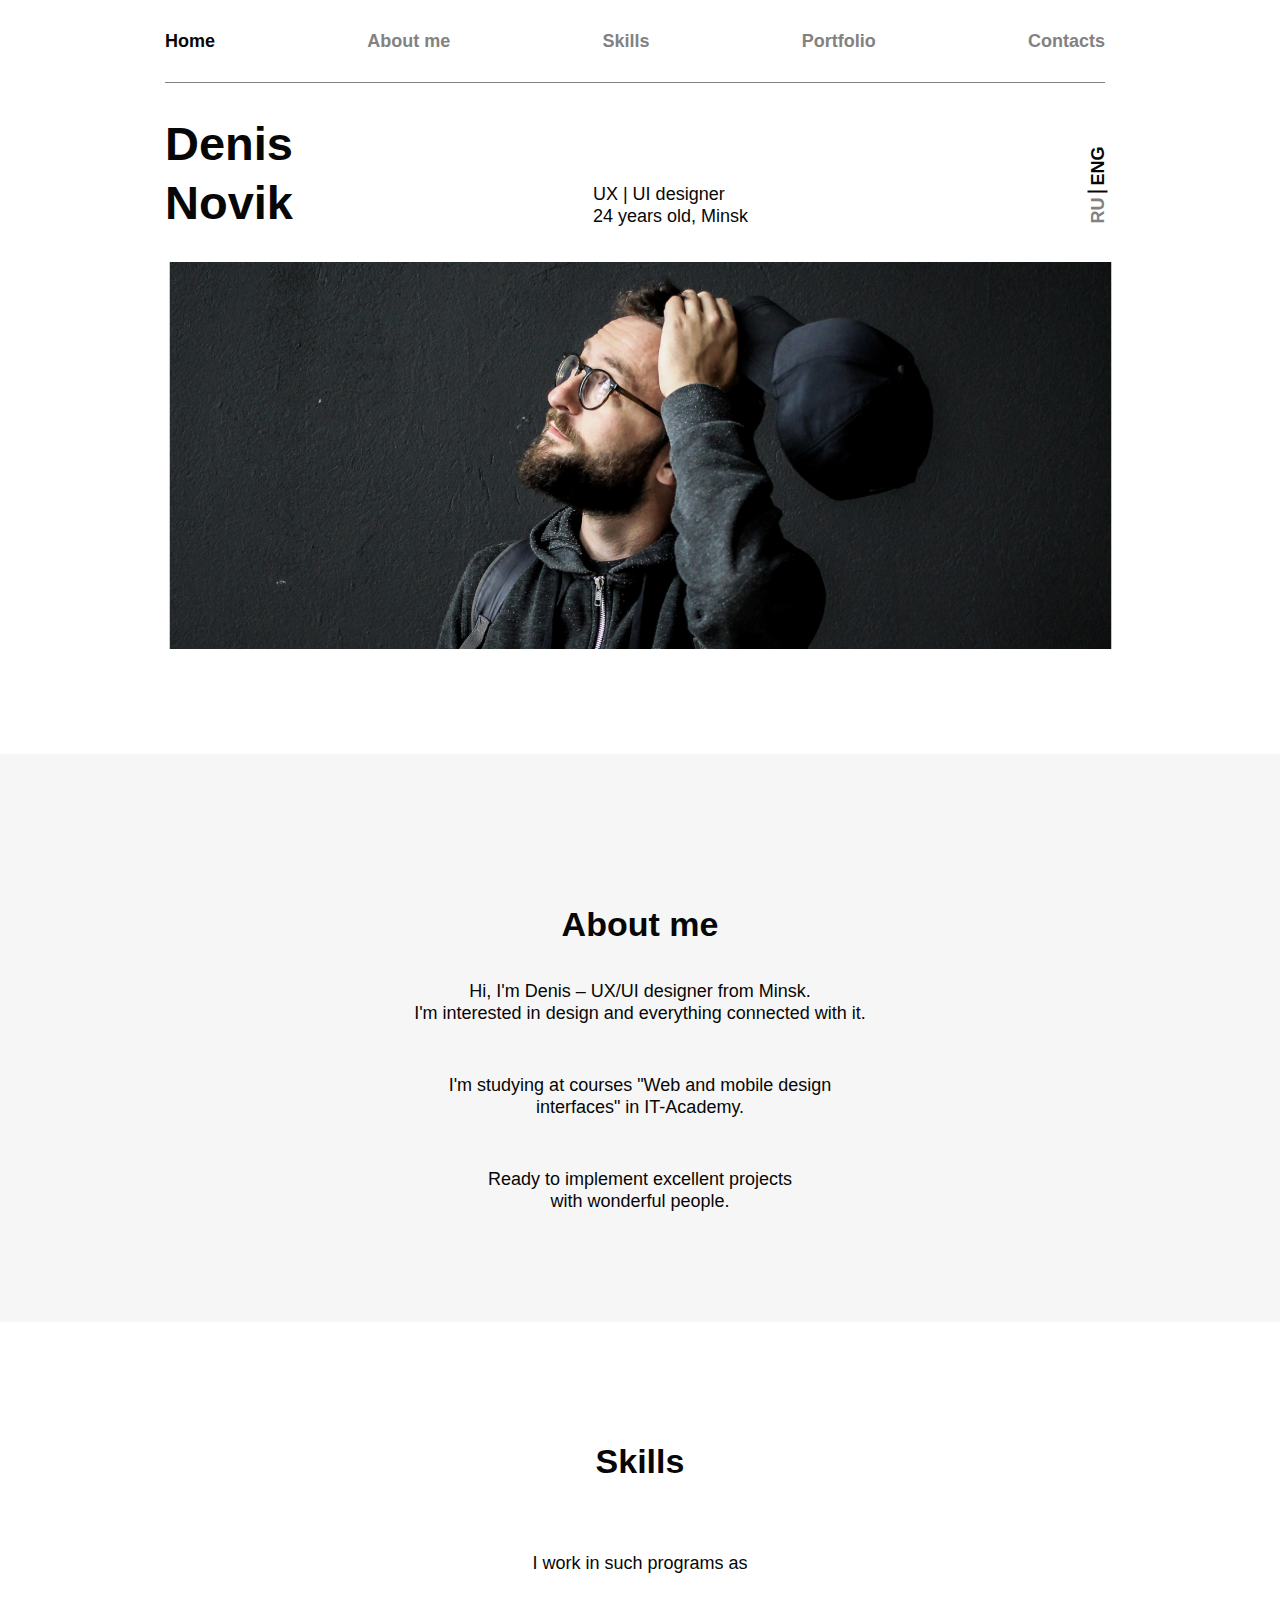
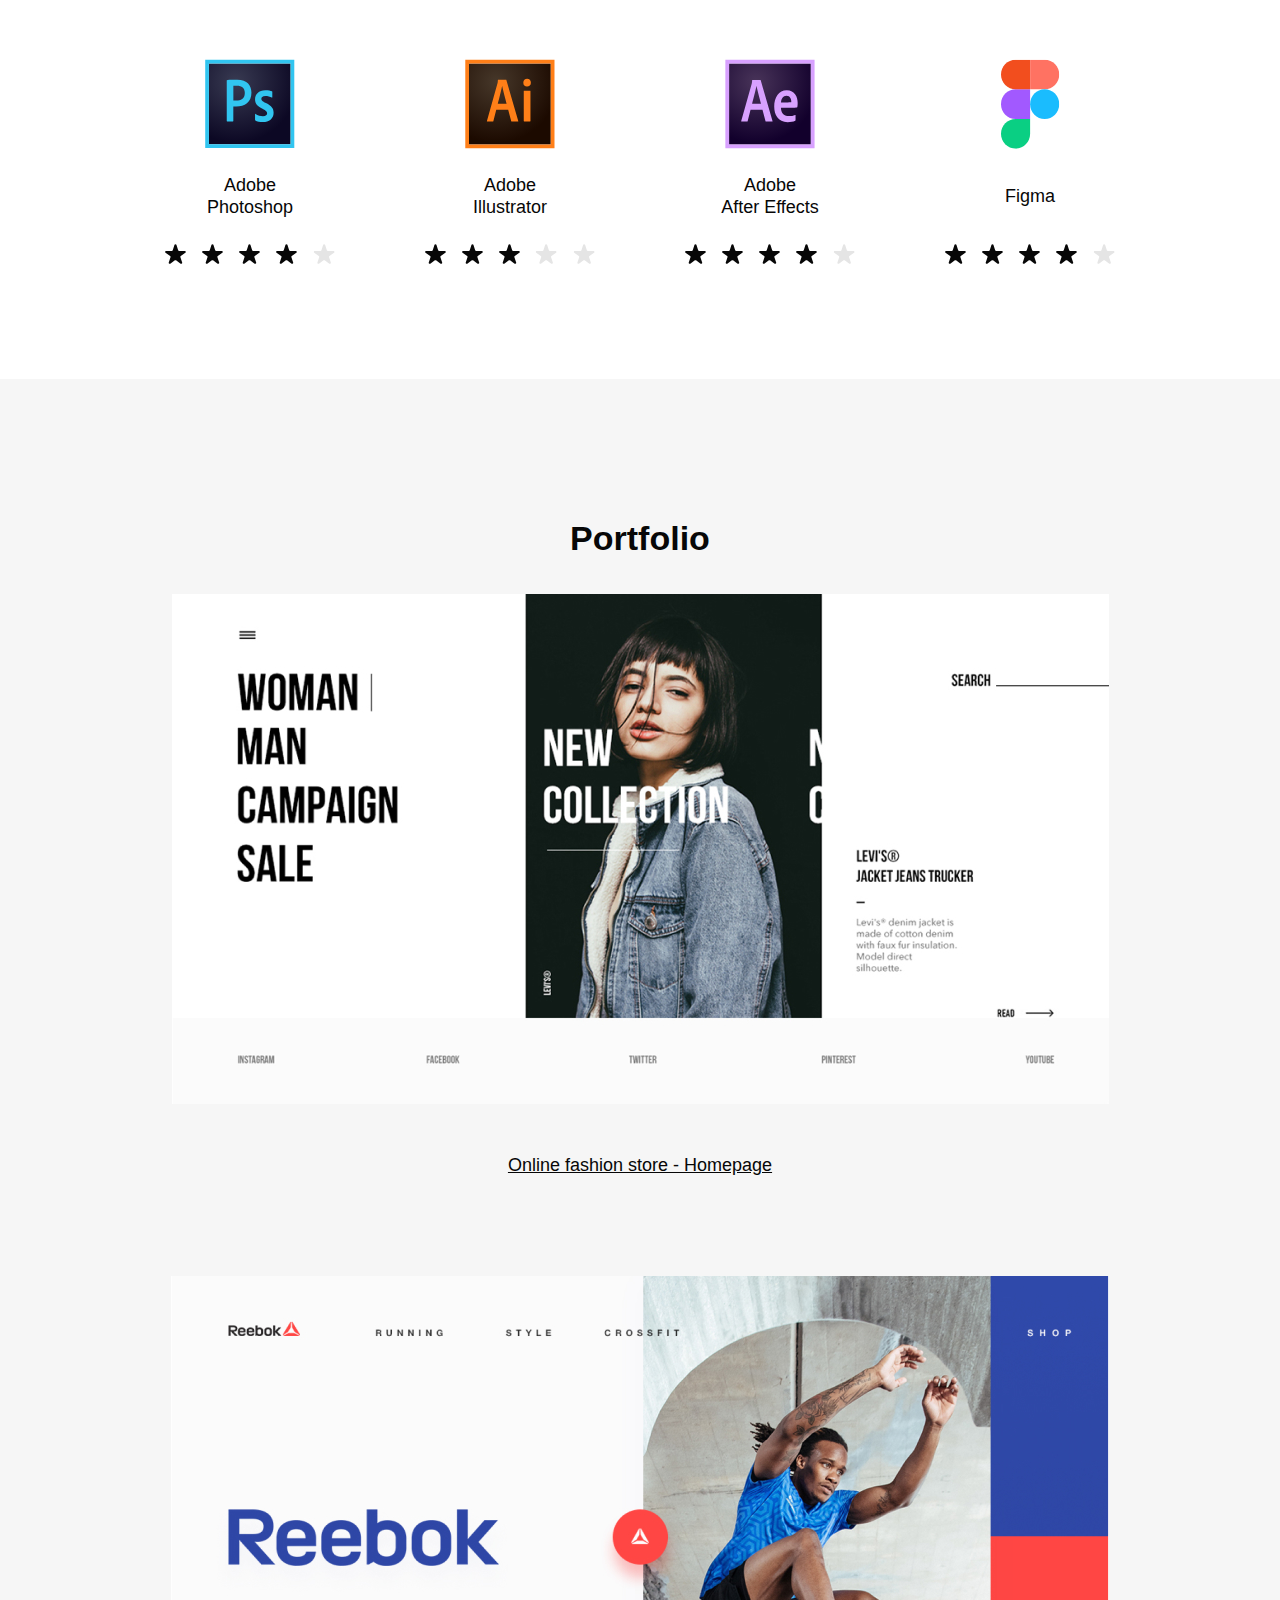
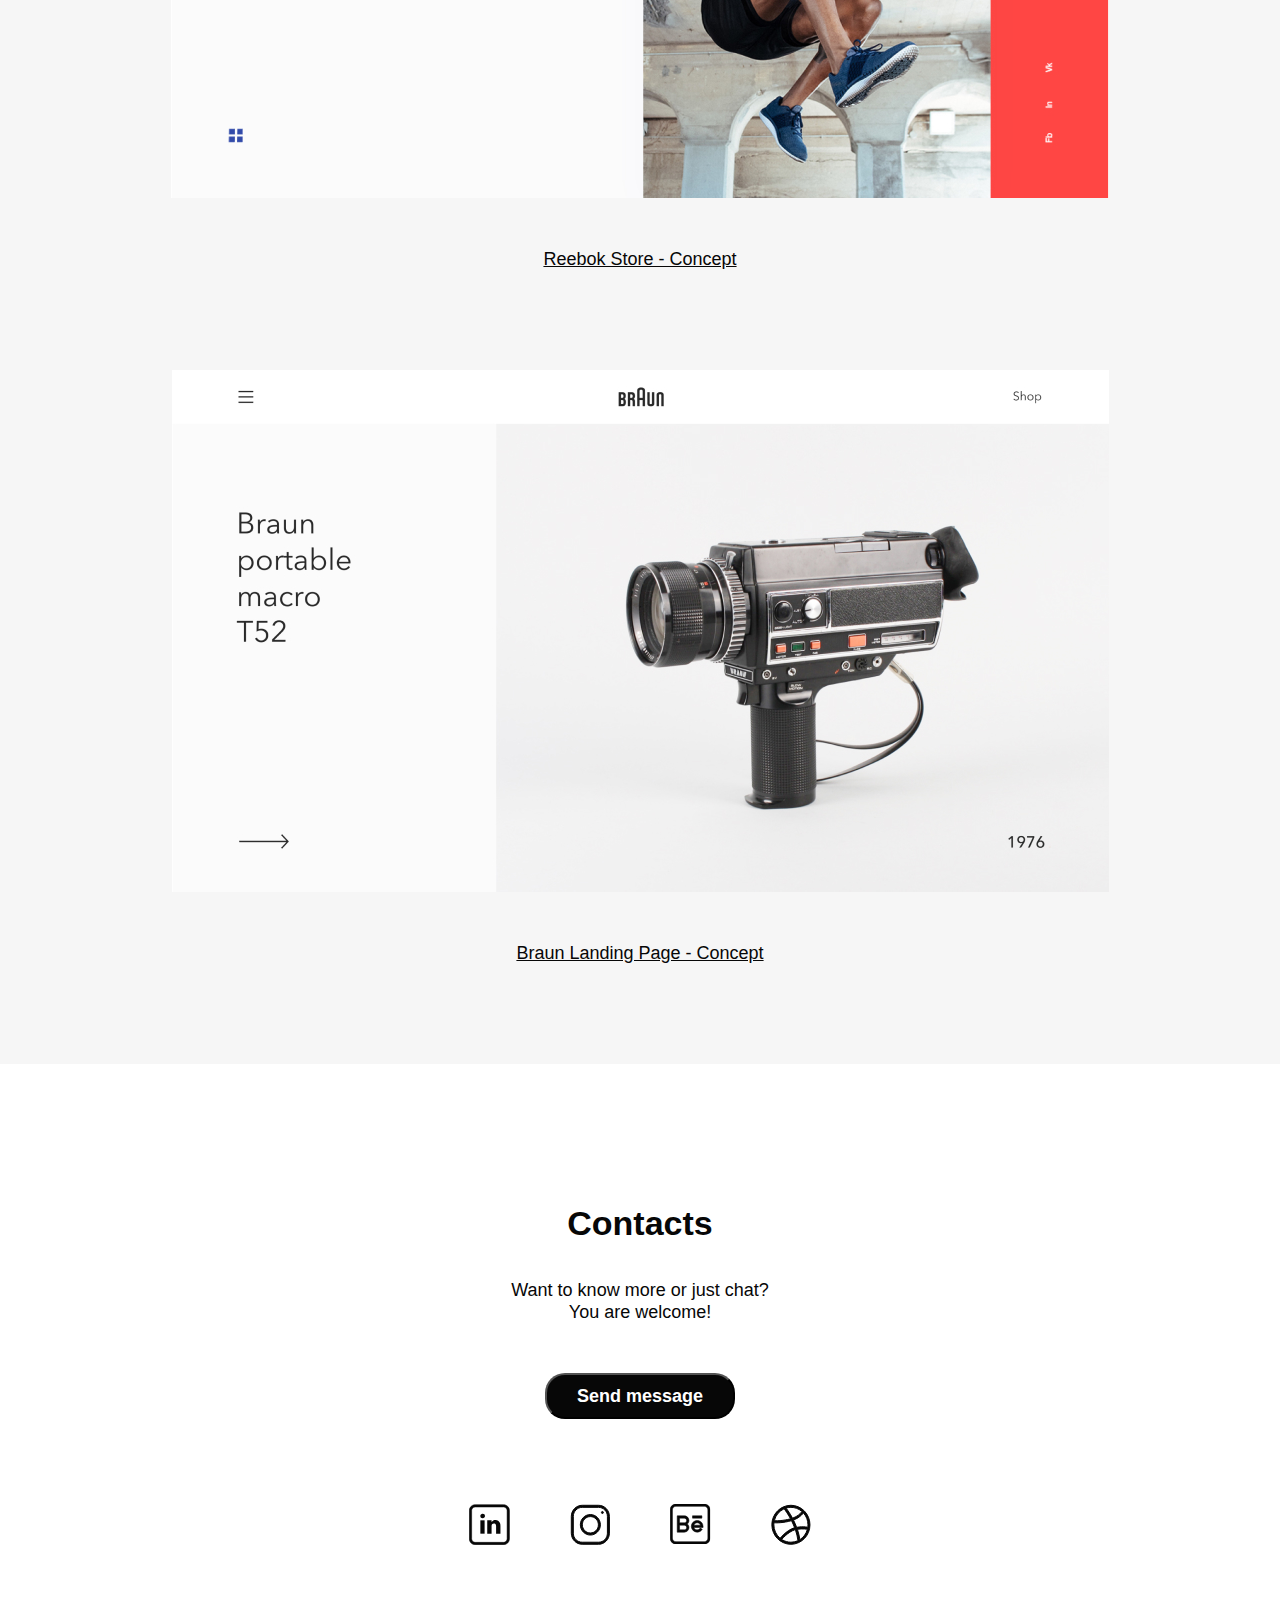
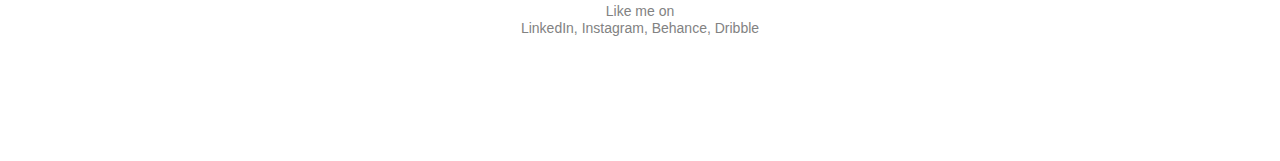
<file: index.html>
<!DOCTYPE html>
<html lang="en">
  <head>
    <meta charset="UTF-8" />
    <meta http-equiv="X-UA-Compatible" content="IE=edge" />
    <meta name="viewport" content="width=device-width, initial-scale=1.0" />
    <title>Portfolio</title>
    <link rel="stylesheet" href="./css/style.css" />
  </head>
  <body>
    <header>
      <div class="mobile_menu_btn_open" id="open-menu">
        <div class="black_row"></div>
        <div class="black_row"></div>
        <div class="black_row"></div>
      </div>
      <div class="mobile_menu_container" id="mobile_menu_container">
        <div class="mobile_menu_btn_close" id="close-menu"></div>
        <nav>
          <ul class="nav_list">
            <li class="nav_item">
              <a href="#home" class="nav_link active">Home</a>
            </li>
            <li class="nav_item">
              <a href="#about" class="nav_link" onclick="allMenuBtns()"
                >About me</a
              >
            </li>
            <li class="nav_item">
              <a href="#skills" class="nav_link" onclick="allMenuBtns()"
                >Skills</a
              >
            </li>
            <li class="nav_item">
              <a href="#portfolio" class="nav_link" onclick="allMenuBtns()"
                >Portfolio</a
              >
            </li>
            <li class="nav_item">
              <a href="#contact" class="nav_link" onclick="allMenuBtns()"
                >Contacts</a
              >
            </li>
          </ul>
        </nav>
        <div class="select_lang">
          <a href="./index-ru.html" class="link_lang">RU</a>
          <a href="/index.html" class="link_lang active">ENG</a>
        </div>
      </div>
      <nav>
        <ul class="nav_list">
          <li class="nav_item">
            <a href="#home" class="nav_link active">Home</a>
          </li>
          <li class="nav_item">
            <a href="#about" class="nav_link">About me</a>
          </li>
          <li class="nav_item">
            <a href="#skills" class="nav_link">Skills</a>
          </li>
          <li class="nav_item">
            <a href="#portfolio" class="nav_link">Portfolio</a>
          </li>
          <li class="nav_item">
            <a href="#contact" class="nav_link">Contacts</a>
          </li>
        </ul>
      </nav>
      <div class="header_row">
        <h1 class="header_title">Denis <br />Novik</h1>
        <p class="profession_desc">UX | UI designer<br />24 years old, Minsk</p>
        <div class="select_lang">
          <a href="./index-ru.html" class="link_lang">RU</a>
          <a href="./index.html" class="link_lang active">ENG</a>
        </div>
      </div>
      <div class="img_banner"></div>
      <!-- <img src="./img/banner.png" alt="Photo Denis Novik" class="img_banner" /> -->
    </header>
    <main>
      <section class="about" id="about">
        <div class="desktop_container">
          <h2 class="section_title">About me</h2>
          <p class="section_text">
            Hi, I'm Denis – UX/UI designer from Minsk. <br />I'm interested in
            design and everything connected with it.
          </p>
          <p class="section_text">
            I'm studying at courses "Web and mobile design interfaces" in
            IT-Academy.
          </p>
          <p class="section_text">
            Ready to implement excellent projects <br />with wonderful people.
          </p>
        </div>
        <div class="mobile_container">
          <h2 class="section_title">About me</h2>
          <p class="section_text">
            Hi, I'm Denis – UX/UI designer from Minsk. I'm interested in design
            and everything connected with it.
          </p>
          <p class="section_text">
            I'm studying at courses <br />"Web and mobile design interfaces" in
            IT-Academy.
          </p>
          <p class="section_text">
            Ready to implement excellent projects with wonderful people.
          </p>
        </div>
      </section>
      <section class="skills" id="skills">
        <h2 class="section_title">Skills</h2>
        <p class="section_text">I work in such programs as</p>
        <div class="skills_container">
          <ul class="skills_list">
            <li class="skills_item">
              <img src="./img/photoshop.svg" alt="" class="skills_img" />
              <p class="skills_text">Adobe <br />Photoshop</p>
              <ul class="stars_list">
                <li class="stars_item">
                  <img src="./img/full_star.svg" alt="" class="stars_img" />
                </li>
                <li class="stars_item">
                  <img src="./img/full_star.svg" alt="" class="stars_img" />
                </li>
                <li class="stars_item">
                  <img src="./img/full_star.svg" alt="" class="stars_img" />
                </li>
                <li class="stars_item">
                  <img src="./img/full_star.svg" alt="" class="stars_img" />
                </li>
                <li class="stars_item">
                  <img src="./img/Star.svg" alt="" class="stars_img" />
                </li>
              </ul>
            </li>
            <li class="skills_item">
              <img src="./img/illustrator.svg" alt="" class="skills_img" />
              <p class="skills_text">Adobe <br />Illustrator</p>
              <ul class="stars_list">
                <li class="stars_item">
                  <img src="./img/full_star.svg" alt="" class="stars_img" />
                </li>
                <li class="stars_item">
                  <img src="./img/full_star.svg" alt="" class="stars_img" />
                </li>
                <li class="stars_item">
                  <img src="./img/full_star.svg" alt="" class="stars_img" />
                </li>
                <li class="stars_item">
                  <img src="./img/Star.svg" alt="" class="stars_img" />
                </li>
                <li class="stars_item">
                  <img src="./img/Star.svg" alt="" class="stars_img" />
                </li>
              </ul>
            </li>
            <li class="skills_item">
              <img src="./img/afterExpert.svg" alt="" class="skills_img" />
              <p class="skills_text">Adobe <br />After Effects</p>
              <ul class="stars_list">
                <li class="stars_item">
                  <img src="./img/full_star.svg" alt="" class="stars_img" />
                </li>
                <li class="stars_item">
                  <img src="./img/full_star.svg" alt="" class="stars_img" />
                </li>
                <li class="stars_item">
                  <img src="./img/full_star.svg" alt="" class="stars_img" />
                </li>
                <li class="stars_item">
                  <img src="./img/full_star.svg" alt="" class="stars_img" />
                </li>
                <li class="stars_item">
                  <img src="./img/Star.svg" alt="" class="stars_img" />
                </li>
              </ul>
            </li>
            <li class="skills_item">
              <img src="./img/figma.svg" alt="" class="skills_img" />
              <p class="skills_text">Figma</p>
              <ul class="stars_list">
                <li class="stars_item">
                  <img src="./img/full_star.svg" alt="" class="stars_img" />
                </li>
                <li class="stars_item">
                  <img src="./img/full_star.svg" alt="" class="stars_img" />
                </li>
                <li class="stars_item">
                  <img src="./img/full_star.svg" alt="" class="stars_img" />
                </li>
                <li class="stars_item">
                  <img src="./img/full_star.svg" alt="" class="stars_img" />
                </li>
                <li class="stars_item">
                  <img src="./img/Star.svg" alt="" class="stars_img" />
                </li>
              </ul>
            </li>
          </ul>
        </div>
      </section>
      <section class="portfolio" id="portfolio">
        <h2 class="section_title">Portfolio</h2>
        <ul class="porfolio_list">
          <li class="portfolio_item">
            <img
              src="./img/first-portfolio.jpg"
              alt=""
              class="portfolio_img"
            /><a href="" class="prtfolio_link"
              >Online fashion store - Homepage</a
            >
          </li>
          <li class="portfolio_item">
            <img
              src="./img/second-portfolio.jpg"
              alt=""
              class="portfolio_img"
            /><a href="" class="prtfolio_link">Reebok Store - Concept</a>
          </li>
          <li class="portfolio_item">
            <img
              src="./img/third-portfolio.jpg"
              alt=""
              class="portfolio_img"
            /><a href="" class="prtfolio_link">Braun Landing Page - Concept</a>
          </li>
        </ul>
      </section>
      <section class="contact" id="contact">
        <h2 class="section_title">Contacts</h2>
        <p class="section_text">
          Want to know more or just chat?<br />You are welcome!
        </p>
        <button type="button" class="contact_btn">Send message</button>
        <div class="social_container">
          <ul class="social_list">
            <li class="social_item">
              <a href="#" class="social_link"
                ><img src="./img/linkedin.svg" alt=""
              /></a>
            </li>
            <li class="social_item">
              <a href="#" class="social_link"
                ><img src="./img/instagram.svg" alt=""
              /></a>
            </li>
            <li class="social_item">
              <a href="#" class="social_link"
                ><img src="./img/be.svg" alt=""
              /></a>
            </li>
            <li class="social_item">
              <a href="#" class="social_link"
                ><img src="./img/ball.svg" alt=""
              /></a>
            </li>
          </ul>
        </div>
        <p class="social_text">
          Like me on<br />LinkedIn, Instagram, Behance, Dribble
        </p>
      </section>
    </main>
    <script src="./script.js"></script>
  </body>
</html>
</file>
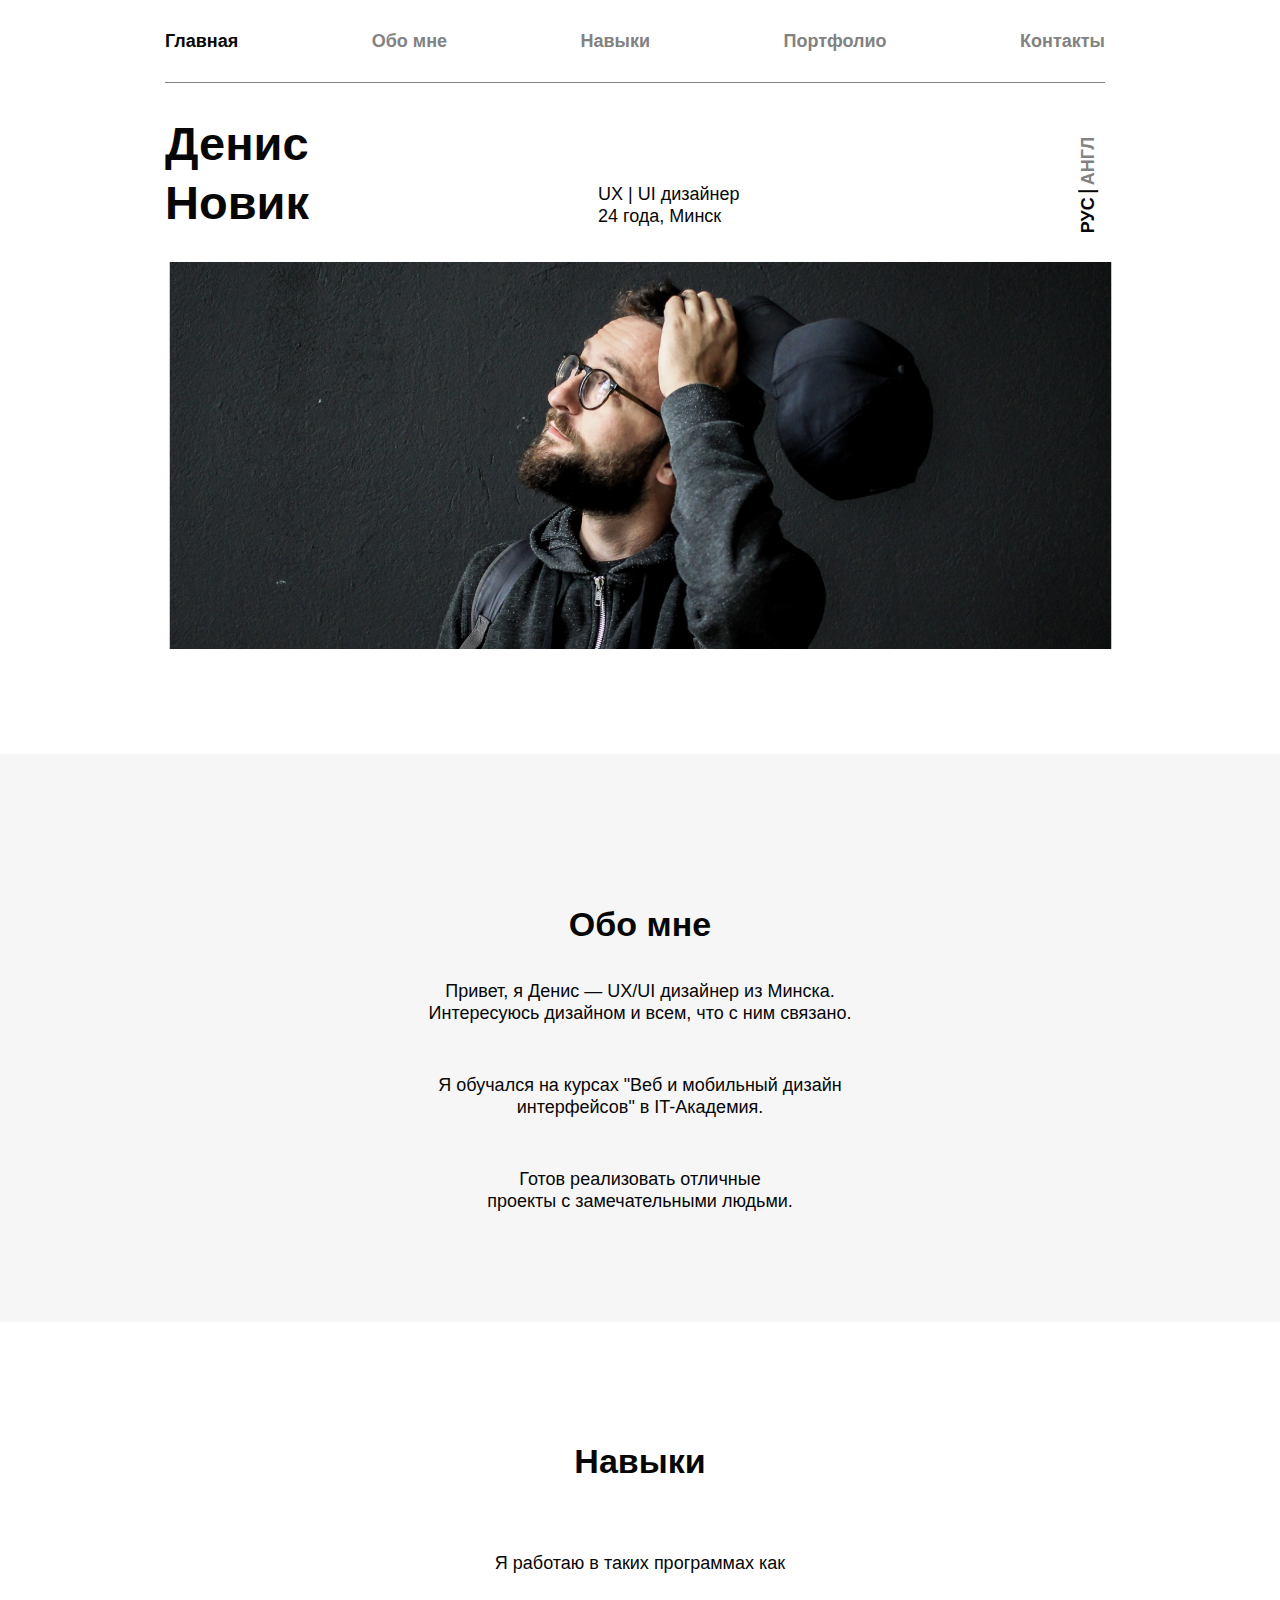
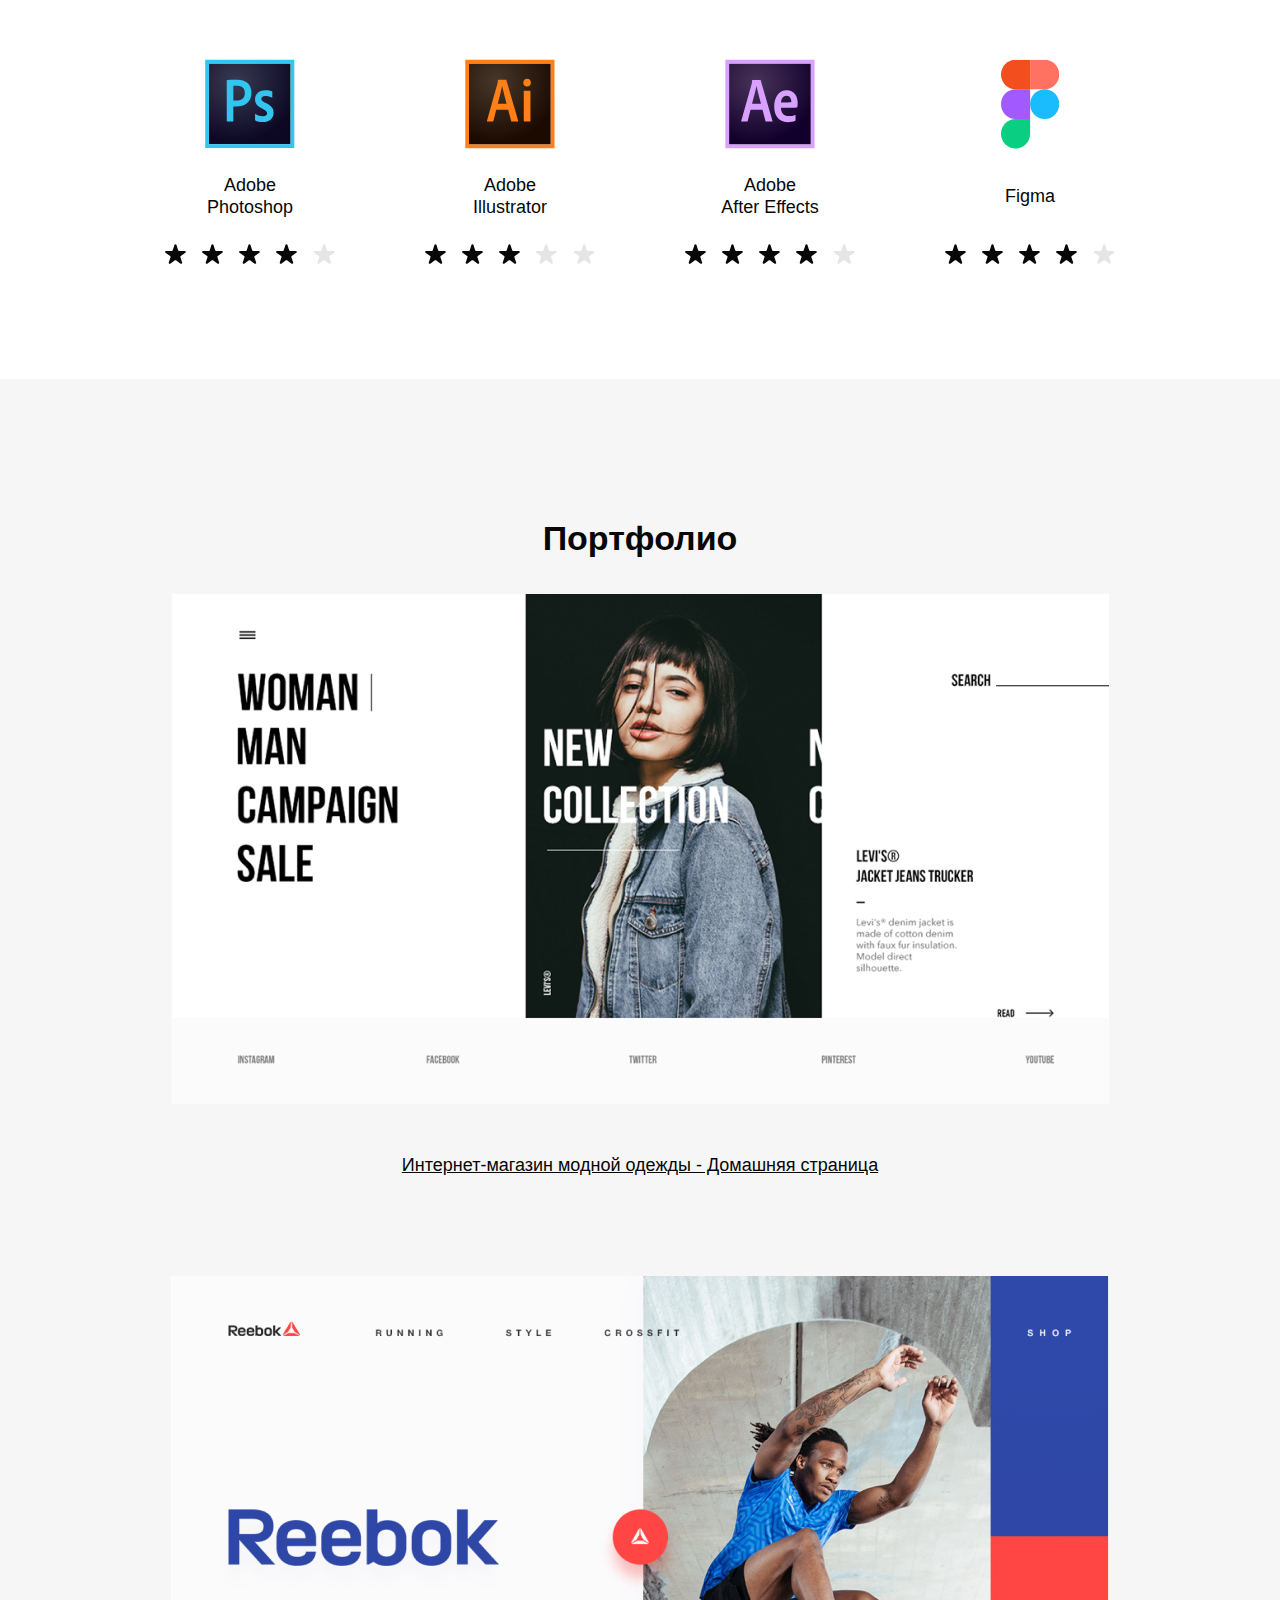
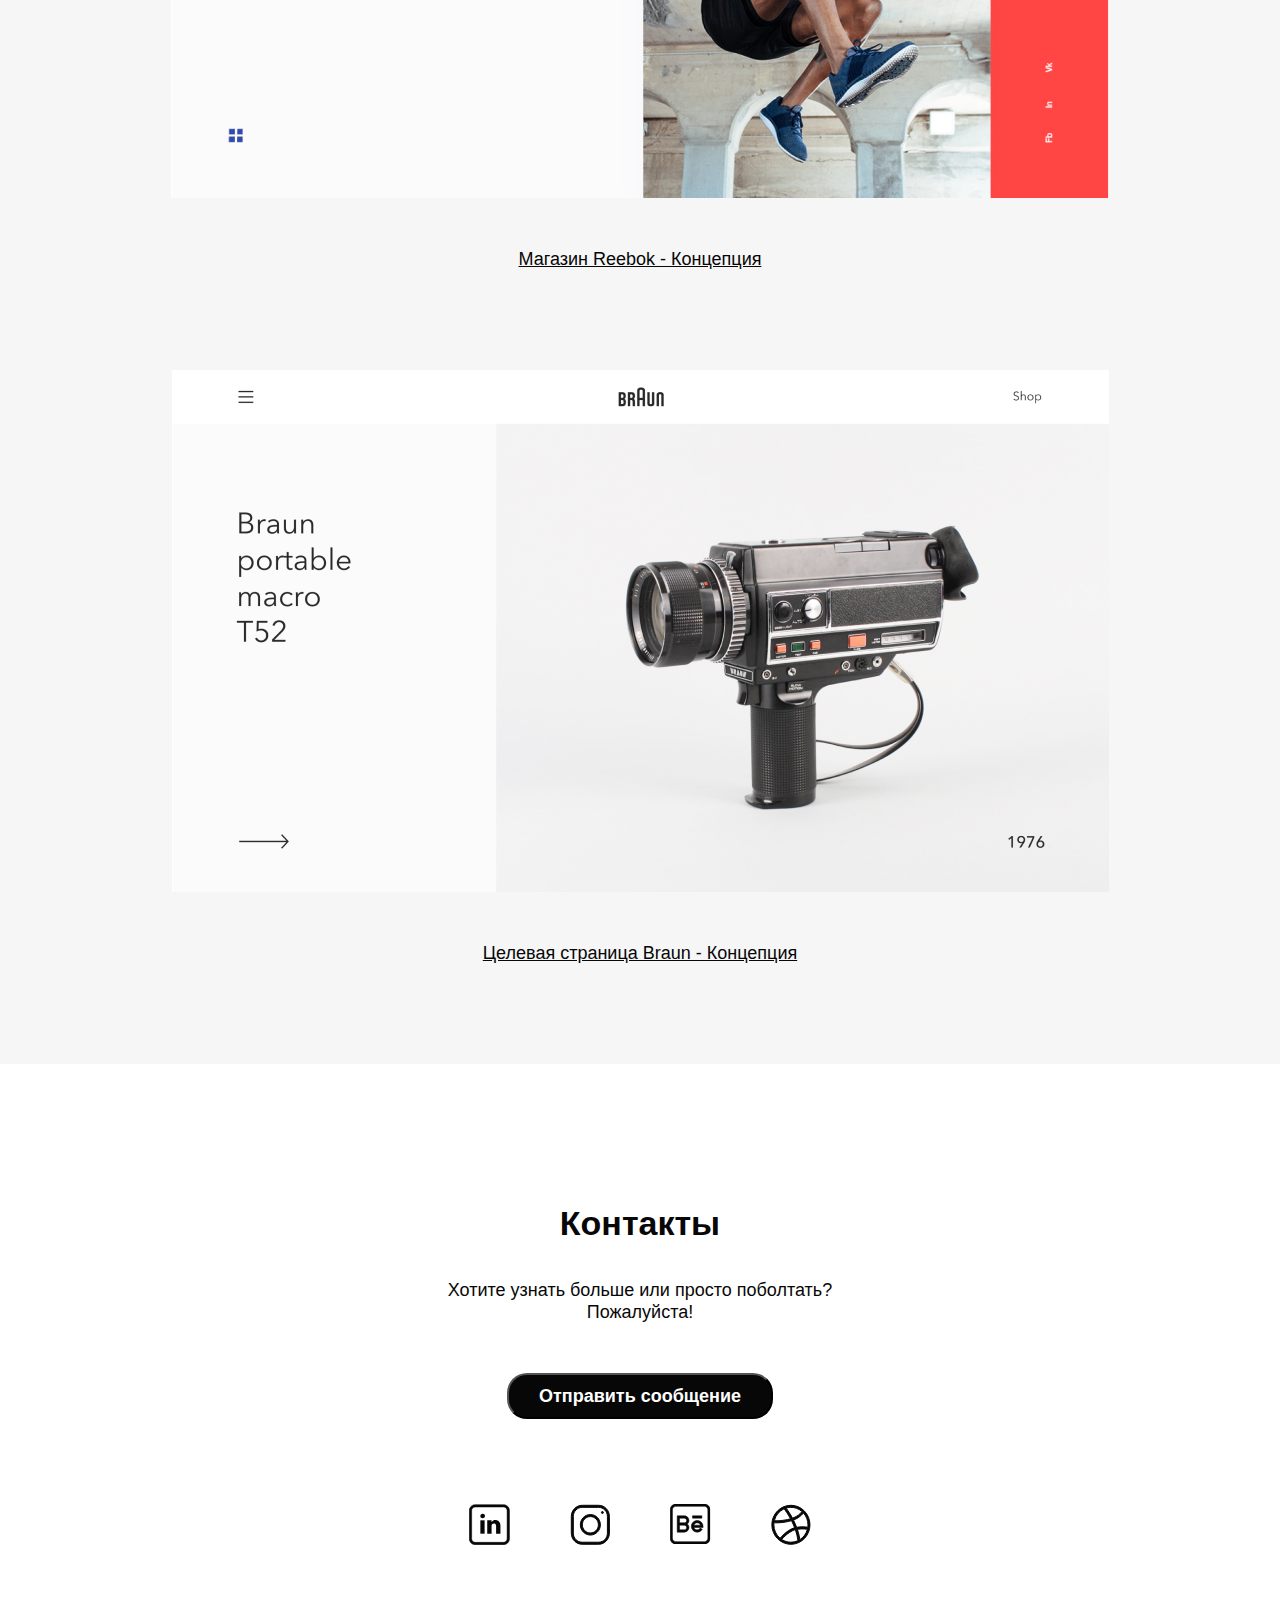
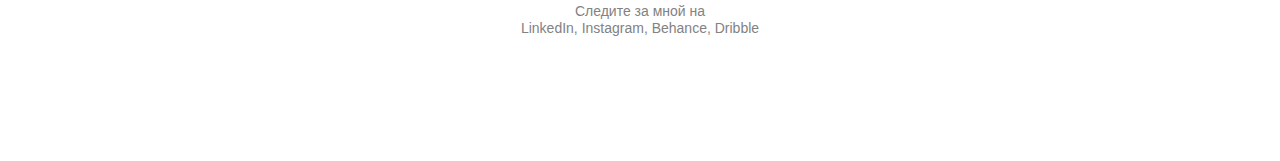
<file: index-ru.html>
<!DOCTYPE html>
<html lang="ru">
  <head>
    <meta charset="UTF-8" />
    <meta http-equiv="X-UA-Compatible" content="IE=edge" />
    <meta name="viewport" content="width=device-width, initial-scale=1.0" />
    <title>Portfolio</title>
    <link rel="stylesheet" href="./css/style.css" />
  </head>
  <body>
    <header>
      <div class="mobile_menu_btn_open" id="open-menu">
        <div class="black_row"></div>
        <div class="black_row"></div>
        <div class="black_row"></div>
      </div>
      <div class="mobile_menu_container" id="mobile_menu_container">
        <div class="mobile_menu_btn_close" id="close-menu"></div>
        <nav>
          <ul class="nav_list">
            <li class="nav_item">
              <a href="#home" class="nav_link active">Главная</a>
            </li>
            <li class="nav_item">
              <a href="#about" class="nav_link" onclick="allMenuBtns()"
                >Обо мне</a
              >
            </li>
            <li class="nav_item">
              <a href="#skills" class="nav_link" onclick="allMenuBtns()"
                >Навыки</a
              >
            </li>
            <li class="nav_item">
              <a href="#portfolio" class="nav_link" onclick="allMenuBtns()"
                >Портфолио</a
              >
            </li>
            <li class="nav_item">
              <a href="#contact" class="nav_link" onclick="allMenuBtns()"
                >Контакты</a
              >
            </li>
          </ul>
        </nav>
        <div class="select_lang">
          <a href="./index-ru.html" class="link_lang active">РУС</a>
          <a href="./index.html" class="link_lang">АНГЛ</a>
        </div>
      </div>
      <nav>
        <ul class="nav_list">
          <li class="nav_item">
            <a href="#home" class="nav_link active">Главная</a>
          </li>
          <li class="nav_item">
            <a href="#about" class="nav_link">Обо мне</a>
          </li>
          <li class="nav_item">
            <a href="#skills" class="nav_link">Навыки</a>
          </li>
          <li class="nav_item">
            <a href="#portfolio" class="nav_link">Портфолио</a>
          </li>
          <li class="nav_item">
            <a href="#contact" class="nav_link">Контакты</a>
          </li>
        </ul>
      </nav>
      <div class="header_row">
        <h1 class="header_title">Денис<br />Новик</h1>
        <p class="profession_desc">UX | UI дизайнер<br />24 года, Минск</p>
        <div class="select_lang">
          <a href="./index-ru.html" class="link_lang active">РУС</a>
          <a href="./index.html" class="link_lang">АНГЛ</a>
        </div>
      </div>
      <div class="img_banner"></div>
      <!-- <img src="./img/banner.png" alt="Photo Denis Novik" class="img_banner" /> -->
    </header>
    <main>
      <section class="about" id="about">
        <div class="desktop_container">
          <h2 class="section_title">Обо мне</h2>
          <p class="section_text">
            Привет, я Денис — UX/UI дизайнер из Минска. <br />Интересуюсь
            дизайном и всем, что с ним связано.
          </p>
          <p class="section_text">
            Я обучался на курсах "Веб и мобильный дизайн интерфейсов" в
            IT-Академия.
          </p>
          <p class="section_text">
            Готов реализовать отличные <br />проекты с замечательными людьми.
          </p>
        </div>
        <div class="mobile_container">
          <h2 class="section_title">Обо мне</h2>
          <p class="section_text">
            Привет, я Денис — UX/UI дизайнер из Минска. Интересуюсь дизайном и
            всем, что с ним связано.
          </p>
          <p class="section_text">
            Я обучался на курсах "Веб и мобильный дизайн интерфейсов" в
            IT-Академия.
          </p>
          <p class="section_text">
            Готов реализовать отличные проекты с замечательными людьми.
          </p>
        </div>
      </section>
      <section class="skills" id="skills">
        <h2 class="section_title">Навыки</h2>
        <p class="section_text">Я работаю в таких программах как</p>
        <div class="skills_container">
          <ul class="skills_list">
            <li class="skills_item">
              <img src="./img/photoshop.svg" alt="" class="skills_img" />
              <p class="skills_text">Adobe <br />Photoshop</p>
              <ul class="stars_list">
                <li class="stars_item">
                  <img src="./img/full_star.svg" alt="" class="stars_img" />
                </li>
                <li class="stars_item">
                  <img src="./img/full_star.svg" alt="" class="stars_img" />
                </li>
                <li class="stars_item">
                  <img src="./img/full_star.svg" alt="" class="stars_img" />
                </li>
                <li class="stars_item">
                  <img src="./img/full_star.svg" alt="" class="stars_img" />
                </li>
                <li class="stars_item">
                  <img src="./img/Star.svg" alt="" class="stars_img" />
                </li>
              </ul>
            </li>
            <li class="skills_item">
              <img src="./img/illustrator.svg" alt="" class="skills_img" />
              <p class="skills_text">Adobe <br />Illustrator</p>
              <ul class="stars_list">
                <li class="stars_item">
                  <img src="./img/full_star.svg" alt="" class="stars_img" />
                </li>
                <li class="stars_item">
                  <img src="./img/full_star.svg" alt="" class="stars_img" />
                </li>
                <li class="stars_item">
                  <img src="./img/full_star.svg" alt="" class="stars_img" />
                </li>
                <li class="stars_item">
                  <img src="./img/Star.svg" alt="" class="stars_img" />
                </li>
                <li class="stars_item">
                  <img src="./img/Star.svg" alt="" class="stars_img" />
                </li>
              </ul>
            </li>
            <li class="skills_item">
              <img src="./img/afterExpert.svg" alt="" class="skills_img" />
              <p class="skills_text">Adobe <br />After Effects</p>
              <ul class="stars_list">
                <li class="stars_item">
                  <img src="./img/full_star.svg" alt="" class="stars_img" />
                </li>
                <li class="stars_item">
                  <img src="./img/full_star.svg" alt="" class="stars_img" />
                </li>
                <li class="stars_item">
                  <img src="./img/full_star.svg" alt="" class="stars_img" />
                </li>
                <li class="stars_item">
                  <img src="./img/full_star.svg" alt="" class="stars_img" />
                </li>
                <li class="stars_item">
                  <img src="./img/Star.svg" alt="" class="stars_img" />
                </li>
              </ul>
            </li>
            <li class="skills_item">
              <img src="./img/figma.svg" alt="" class="skills_img" />
              <p class="skills_text">Figma</p>
              <ul class="stars_list">
                <li class="stars_item">
                  <img src="./img/full_star.svg" alt="" class="stars_img" />
                </li>
                <li class="stars_item">
                  <img src="./img/full_star.svg" alt="" class="stars_img" />
                </li>
                <li class="stars_item">
                  <img src="./img/full_star.svg" alt="" class="stars_img" />
                </li>
                <li class="stars_item">
                  <img src="./img/full_star.svg" alt="" class="stars_img" />
                </li>
                <li class="stars_item">
                  <img src="./img/Star.svg" alt="" class="stars_img" />
                </li>
              </ul>
            </li>
          </ul>
        </div>
      </section>
      <section class="portfolio" id="portfolio">
        <h2 class="section_title">Портфолио</h2>
        <ul class="porfolio_list">
          <li class="portfolio_item">
            <img
              src="./img/first-portfolio.jpg"
              alt=""
              class="portfolio_img"
            /><a href="" class="prtfolio_link"
              >Интернет-магазин модной одежды - Домашняя страница</a
            >
          </li>
          <li class="portfolio_item">
            <img
              src="./img/second-portfolio.jpg"
              alt=""
              class="portfolio_img"
            /><a href="" class="prtfolio_link">Магазин Reebok - Концепция</a>
          </li>
          <li class="portfolio_item">
            <img
              src="./img/third-portfolio.jpg"
              alt=""
              class="portfolio_img"
            /><a href="" class="prtfolio_link"
              >Целевая страница Braun - Концепция</a
            >
          </li>
        </ul>
      </section>
      <section class="contact" id="contact">
        <h2 class="section_title">Контакты</h2>
        <p class="section_text">
          Хотите узнать больше или просто поболтать?<br />Пожалуйста!
        </p>
        <button type="button" class="contact_btn">Отправить сообщение</button>
        <div class="social_container">
          <ul class="social_list">
            <li class="social_item">
              <a href="#" class="social_link"
                ><img src="./img/linkedin.svg" alt=""
              /></a>
            </li>
            <li class="social_item">
              <a href="#" class="social_link"
                ><img src="./img/instagram.svg" alt=""
              /></a>
            </li>
            <li class="social_item">
              <a href="#" class="social_link"
                ><img src="./img/be.svg" alt=""
              /></a>
            </li>
            <li class="social_item">
              <a href="#" class="social_link"
                ><img src="./img/ball.svg" alt=""
              /></a>
            </li>
          </ul>
        </div>
        <p class="social_text">
          Следите за мной на<br />LinkedIn, Instagram, Behance, Dribble
        </p>
      </section>
    </main>
    <script src="./script.js"></script>
  </body>
</html>
</file>
<file: css/style.css>
@font-face {
  font-family: "Gilroy", sans-serif;
  src: url(./Gilroy-Bold.ttf) format("ttf"), url(./Gilroy-Medium.ttf) format("ttf");
}
ul, li {
  margin: 0;
  padding: 0;
  list-style: none;
}

a, button {
  text-decoration: none;
  cursor: pointer;
}

html, body {
  width: 100%;
  margin: 0;
  padding: 0;
}

html {
  scroll-behavior: smooth;
}

body {
  color: #070707;
  font-family: "Gilroy", sans-serif;
  font-weight: 500;
  font-size: 18px;
  line-height: 22px;
}

header {
  max-width: 950px;
  margin: 0 auto;
}

.mobile_menu_btn_open, .mobile_menu_container {
  display: none;
}

nav {
  max-width: 940px;
  padding: 30px 0;
  border-bottom: 1px solid #828282;
}
nav .nav_list {
  display: -webkit-box;
  display: -ms-flexbox;
  display: flex;
  -webkit-box-pack: justify;
      -ms-flex-pack: justify;
          justify-content: space-between;
  -webkit-box-align: center;
      -ms-flex-align: center;
          align-items: center;
}
nav .nav_list .nav_item .nav_link {
  color: #828282;
  font-family: "Gilroy", sans-serif;
  font-weight: 700;
  font-size: 18px;
  line-height: 22px;
  text-decoration: none;
}
nav .nav_list .nav_item .nav_link.active, nav .nav_list .nav_item .nav_link:hover, nav .nav_list .nav_item .nav_link:focus {
  color: #070707;
}

.header_row {
  display: -webkit-box;
  display: -ms-flexbox;
  display: flex;
  -webkit-box-pack: justify;
      -ms-flex-pack: justify;
          justify-content: space-between;
  -webkit-box-align: end;
      -ms-flex-align: end;
          align-items: flex-end;
  padding-bottom: 30px;
}
.header_row .header_title {
  font-family: "Gilroy", sans-serif;
  font-weight: 700;
  font-size: 47px;
  line-height: 59px;
  margin-bottom: 0;
}
.header_row .profession_desc {
  margin-bottom: 5px;
}
.header_row .select_lang {
  -webkit-transform: rotate(-90deg);
          transform: rotate(-90deg);
  -webkit-transform-origin: top center;
          transform-origin: top center;
  margin-bottom: 25px;
  margin-right: -10px;
}
.header_row .link_lang {
  text-transform: uppercase;
  color: #828282;
  font-family: "Gilroy", sans-serif;
  font-weight: 700;
  font-size: 18px;
  line-height: 22px;
  text-decoration: none;
  margin-bottom: 5px;
}
.header_row .link_lang:first-child {
  padding-right: 5px;
  border-right: 2px solid #070707;
}
.header_row .link_lang.active {
  color: #070707;
}

.img_banner {
  width: 100%;
  height: 387px;
  background: url(../img/banner.png) center center no-repeat;
  background-position-y: -450px;
  margin-bottom: 105px;
}

.section_title {
  font-family: "Gilroy", sans-serif;
  font-weight: 700;
  font-size: 34px;
  line-height: 42px;
  text-align: center;
  margin-bottom: 35px;
}

.section_text {
  text-align: center;
  display: block;
  max-width: 470px;
  margin: 0 auto;
  margin-bottom: 50px;
}

section {
  padding-bottom: 110px;
}
section:nth-child(odd) {
  background-color: #F6F6F6;
}

.about {
  padding-top: 120px;
  padding-bottom: 60px;
}

.mobile_container {
  display: none;
}

.skills {
  padding-top: 90px;
}
.skills .section_title {
  padding-bottom: 35px;
}
.skills .section_text {
  margin-bottom: 85px;
}

.skills_container {
  margin-top: 85px;
}
.skills_container .skills_list {
  display: -webkit-box;
  display: -ms-flexbox;
  display: flex;
  -webkit-box-pack: center;
      -ms-flex-pack: center;
          justify-content: center;
  -webkit-box-align: center;
      -ms-flex-align: center;
          align-items: center;
  -ms-flex-wrap: wrap;
      flex-wrap: wrap;
}
.skills_container .skills_list .skills_item {
  display: -webkit-box;
  display: -ms-flexbox;
  display: flex;
  -webkit-box-pack: justify;
      -ms-flex-pack: justify;
          justify-content: space-between;
  -webkit-box-orient: vertical;
  -webkit-box-direction: normal;
      -ms-flex-direction: column;
          flex-direction: column;
  margin-right: 90px;
  width: 170px;
  height: 210px;
}
.skills_container .skills_list .skills_item:last-child {
  margin-right: 0;
}
.skills_container .skills_list .skills_item .skills_img {
  height: 90px;
}
.skills_container .skills_list .skills_item .skills_text {
  text-align: center;
}
.skills_container .skills_list .skills_item .stars_list {
  display: -webkit-box;
  display: -ms-flexbox;
  display: flex;
  -webkit-box-pack: justify;
      -ms-flex-pack: justify;
          justify-content: space-between;
  -webkit-box-align: center;
      -ms-flex-align: center;
          align-items: center;
}

.portfolio {
  padding-top: 110px;
  padding-bottom: 0px;
}
.portfolio .porfolio_list {
  display: -webkit-box;
  display: -ms-flexbox;
  display: flex;
  -webkit-box-orient: vertical;
  -webkit-box-direction: normal;
      -ms-flex-direction: column;
          flex-direction: column;
  -webkit-box-pack: center;
      -ms-flex-pack: center;
          justify-content: center;
  -webkit-box-align: center;
      -ms-flex-align: center;
          align-items: center;
}
.portfolio .porfolio_list .portfolio_img {
  max-width: 100%;
}
.portfolio .porfolio_list .prtfolio_link {
  text-align: center;
  display: block;
  text-decoration: underline;
  color: #070707;
  padding: 45px 0 100px 0;
}

.contact {
  padding-top: 110px;
  display: -webkit-box;
  display: -ms-flexbox;
  display: flex;
  -webkit-box-pack: center;
      -ms-flex-pack: center;
          justify-content: center;
  -webkit-box-orient: vertical;
  -webkit-box-direction: normal;
      -ms-flex-direction: column;
          flex-direction: column;
  -webkit-box-align: center;
      -ms-flex-align: center;
          align-items: center;
}
.contact .contact_btn {
  font-family: "Gilroy", sans-serif;
  font-weight: 700;
  font-size: 18px;
  line-height: 22px;
  background-color: #070707;
  color: #ffffff;
  padding: 10px 30px;
  border-radius: 20px;
  margin-bottom: 85px;
}
.contact .social_list {
  display: -webkit-box;
  display: -ms-flexbox;
  display: flex;
  -webkit-box-pack: center;
      -ms-flex-pack: center;
          justify-content: center;
  -webkit-box-align: center;
      -ms-flex-align: center;
          align-items: center;
  margin-bottom: 45px;
}
.contact .social_list .social_item {
  height: 40px;
  margin-right: 60px;
}
.contact .social_list .social_item:last-child {
  margin-right: 0;
}
.contact .social_text {
  font-family: "Gilroy", sans-serif;
  font-weight: 500;
  font-size: 14px;
  line-height: 17px;
  color: #828282;
  text-align: center;
}

@media only screen and (max-width: 450px) {
  .mobile_menu_btn_open {
    position: absolute;
    display: -webkit-box;
    display: -ms-flexbox;
    display: flex;
    -webkit-box-orient: vertical;
    -webkit-box-direction: normal;
        -ms-flex-direction: column;
            flex-direction: column;
    -webkit-box-pack: justify;
        -ms-flex-pack: justify;
            justify-content: space-between;
    width: 33px;
    height: 20px;
    top: 70px;
    right: 30px;
  }
  .mobile_menu_btn_open .black_row {
    height: 4px;
    background-color: #070707;
  }

  nav {
    display: none;
  }

  .mobile_menu_container {
    display: none;
    position: fixed;
    z-index: 10;
    top: 0;
    left: 0;
    width: 100%;
    height: 100%;
    background-color: #ffffff;
  }
  .mobile_menu_container .mobile_menu_btn_close {
    background: url(../img/close_btn.svg) center center no-repeat;
    height: 23px;
    width: 23px;
    position: absolute;
    top: 55px;
    right: 30px;
  }
  .mobile_menu_container nav {
    padding: 0;
    display: block;
    border: none;
  }
  .mobile_menu_container nav .nav_list {
    display: -webkit-box;
    display: -ms-flexbox;
    display: flex;
    -webkit-box-orient: vertical;
    -webkit-box-direction: normal;
        -ms-flex-direction: column;
            flex-direction: column;
    -webkit-box-pack: start;
        -ms-flex-pack: start;
            justify-content: flex-start;
    -webkit-box-align: start;
        -ms-flex-align: start;
            align-items: flex-start;
  }
  .mobile_menu_container nav .nav_list .nav_item {
    margin-top: 50px;
    margin-left: 25px;
  }
  .mobile_menu_container nav .nav_list .nav_item .nav_link {
    color: #828282;
    font-family: "Gilroy", sans-serif;
    font-weight: 700;
    font-size: 34px;
    line-height: 42px;
  }
  .mobile_menu_container nav .nav_list .nav_item .nav_link.active {
    color: #090909;
  }
  .mobile_menu_container .select_lang {
    position: absolute;
    bottom: 50px;
    right: 0;
    -webkit-transform: rotate(90deg);
            transform: rotate(90deg);
    -webkit-transform-origin: bottom center;
            transform-origin: bottom center;
    margin-bottom: 60px;
    margin-right: 0;
  }
  .mobile_menu_container .link_lang {
    text-transform: uppercase;
    color: #828282;
    font-family: "Gilroy", sans-serif;
    font-weight: 700;
    font-size: 34px;
    line-height: 42px;
    text-decoration: none;
    margin-bottom: 5px;
  }
  .mobile_menu_container .link_lang:first-child {
    padding-right: 5px;
    border-right: 3px solid #070707;
  }
  .mobile_menu_container .link_lang.active {
    color: #070707;
  }

  header {
    padding: 0 30px;
  }

  .header_row {
    -webkit-box-orient: vertical;
    -webkit-box-direction: normal;
        -ms-flex-direction: column;
            flex-direction: column;
    -webkit-box-align: start;
        -ms-flex-align: start;
            align-items: flex-start;
  }
  .header_row .header_title {
    margin-top: 60px;
  }
  .header_row .select_lang {
    display: none;
  }

  .img_banner {
    max-width: 317px;
    height: 478px;
    background: url(../img/banner_mobile.jpg) center center no-repeat;
    background-position-y: 0;
    margin-bottom: 80px;
  }

  .section_title {
    margin-bottom: 25px;
    margin-top: 0;
  }

  .section_text {
    margin-bottom: 40px;
  }

  .about {
    padding: 80px 30px 75px 30px;
  }

  .desktop_container {
    display: none;
  }

  .mobile_container {
    display: block;
  }
  .mobile_container .section_text:last-child {
    margin-bottom: 0;
  }

  .skills {
    padding-top: 80px;
  }
  .skills .section_title {
    padding-bottom: 25px;
  }
  .skills .section_text {
    margin-bottom: 70px;
  }

  .skills_container {
    margin-top: 0;
    padding: 0 30px;
  }
  .skills_container .skills_list .skills_item {
    margin-right: 0;
    margin-bottom: 80px;
  }
  .skills_container .skills_list .skills_item:last-child {
    margin-bottom: 0;
  }

  .portfolio {
    padding: 80px 30px 0 30px;
  }
  .portfolio .section_title {
    margin-bottom: 65px;
  }
  .portfolio .porfolio_list .prtfolio_link {
    padding: 35px 0 75px 0;
  }

  .contact {
    padding: 80px 30px;
  }
  .contact .contact_btn {
    width: 100%;
    margin-bottom: 60px;
  }
  .contact .social_container {
    display: block;
    width: 100%;
  }
  .contact .social_list {
    -webkit-box-pack: justify;
        -ms-flex-pack: justify;
            justify-content: space-between;
  }
  .contact .social_list .social_item {
    margin-right: 0;
  }
  .contact .social_text {
    font-family: "Gilroy", sans-serif;
    font-weight: 500;
    font-size: 18px;
    line-height: 22px;
  }
}
</file>
